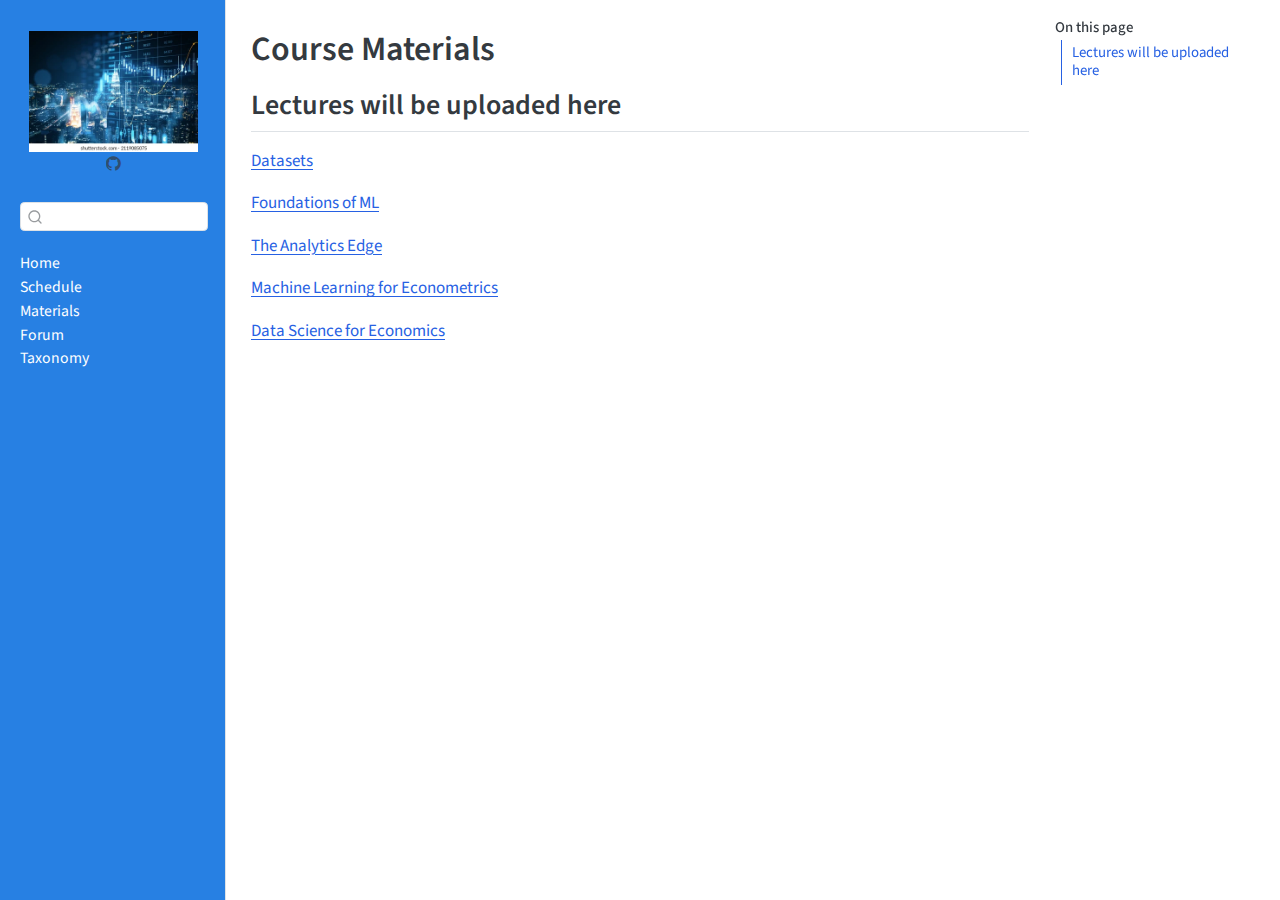
<file: materials.html>
<!DOCTYPE html>
<html xmlns="http://www.w3.org/1999/xhtml" lang="en" xml:lang="en"><head>

<meta charset="utf-8">
<meta name="generator" content="quarto-1.6.42">

<meta name="viewport" content="width=device-width, initial-scale=1.0, user-scalable=yes">


<title>Course Materials – Inferential Statistics</title>
<style>
code{white-space: pre-wrap;}
span.smallcaps{font-variant: small-caps;}
div.columns{display: flex; gap: min(4vw, 1.5em);}
div.column{flex: auto; overflow-x: auto;}
div.hanging-indent{margin-left: 1.5em; text-indent: -1.5em;}
ul.task-list{list-style: none;}
ul.task-list li input[type="checkbox"] {
  width: 0.8em;
  margin: 0 0.8em 0.2em -1em; /* quarto-specific, see https://github.com/quarto-dev/quarto-cli/issues/4556 */ 
  vertical-align: middle;
}
</style>


<script src="site_libs/quarto-nav/quarto-nav.js"></script>
<script src="site_libs/clipboard/clipboard.min.js"></script>
<script src="site_libs/quarto-search/autocomplete.umd.js"></script>
<script src="site_libs/quarto-search/fuse.min.js"></script>
<script src="site_libs/quarto-search/quarto-search.js"></script>
<meta name="quarto:offset" content="./">
<script src="site_libs/quarto-html/quarto.js"></script>
<script src="site_libs/quarto-html/popper.min.js"></script>
<script src="site_libs/quarto-html/tippy.umd.min.js"></script>
<script src="site_libs/quarto-html/anchor.min.js"></script>
<link href="site_libs/quarto-html/tippy.css" rel="stylesheet">
<link href="site_libs/quarto-html/quarto-syntax-highlighting-2f5df379a58b258e96c21c0638c20c03.css" rel="stylesheet" id="quarto-text-highlighting-styles">
<script src="site_libs/bootstrap/bootstrap.min.js"></script>
<link href="site_libs/bootstrap/bootstrap-icons.css" rel="stylesheet">
<link href="site_libs/bootstrap/bootstrap-5c2b0670d332f67eb8bce426a2fa5266.min.css" rel="stylesheet" append-hash="true" id="quarto-bootstrap" data-mode="light">
<script id="quarto-search-options" type="application/json">{
  "location": "sidebar",
  "copy-button": false,
  "collapse-after": 3,
  "panel-placement": "start",
  "type": "textbox",
  "limit": 50,
  "keyboard-shortcut": [
    "f",
    "/",
    "s"
  ],
  "show-item-context": false,
  "language": {
    "search-no-results-text": "No results",
    "search-matching-documents-text": "matching documents",
    "search-copy-link-title": "Copy link to search",
    "search-hide-matches-text": "Hide additional matches",
    "search-more-match-text": "more match in this document",
    "search-more-matches-text": "more matches in this document",
    "search-clear-button-title": "Clear",
    "search-text-placeholder": "",
    "search-detached-cancel-button-title": "Cancel",
    "search-submit-button-title": "Submit",
    "search-label": "Search"
  }
}</script>


</head>

<body class="nav-sidebar docked">

<div id="quarto-search-results"></div>
  <header id="quarto-header" class="headroom fixed-top">
  <nav class="quarto-secondary-nav">
    <div class="container-fluid d-flex">
      <button type="button" class="quarto-btn-toggle btn" data-bs-toggle="collapse" role="button" data-bs-target=".quarto-sidebar-collapse-item" aria-controls="quarto-sidebar" aria-expanded="false" aria-label="Toggle sidebar navigation" onclick="if (window.quartoToggleHeadroom) { window.quartoToggleHeadroom(); }">
        <i class="bi bi-layout-text-sidebar-reverse"></i>
      </button>
        <nav class="quarto-page-breadcrumbs" aria-label="breadcrumb"><ol class="breadcrumb"><li class="breadcrumb-item"><a href="./materials.html">Materials</a></li></ol></nav>
        <a class="flex-grow-1" role="navigation" data-bs-toggle="collapse" data-bs-target=".quarto-sidebar-collapse-item" aria-controls="quarto-sidebar" aria-expanded="false" aria-label="Toggle sidebar navigation" onclick="if (window.quartoToggleHeadroom) { window.quartoToggleHeadroom(); }">      
        </a>
      <button type="button" class="btn quarto-search-button" aria-label="Search" onclick="window.quartoOpenSearch();">
        <i class="bi bi-search"></i>
      </button>
    </div>
  </nav>
</header>
<!-- content -->
<div id="quarto-content" class="quarto-container page-columns page-rows-contents page-layout-article">
<!-- sidebar -->
  <nav id="quarto-sidebar" class="sidebar collapse collapse-horizontal quarto-sidebar-collapse-item sidebar-navigation docked overflow-auto">
    <div class="pt-lg-2 mt-2 text-center sidebar-header">
      <a href="./index.html" class="sidebar-logo-link">
      <img src="./images/ML.webp" alt="" class="sidebar-logo py-0 d-lg-inline d-none">
      </a>
      <div class="sidebar-tools-main">
    <a href="https://github.com/Zahedasghar" title="GitHub" class="quarto-navigation-tool px-1" aria-label="GitHub"><i class="bi bi-github"></i></a>
</div>
      </div>
        <div class="mt-2 flex-shrink-0 align-items-center">
        <div class="sidebar-search">
        <div id="quarto-search" class="" title="Search"></div>
        </div>
        </div>
    <div class="sidebar-menu-container"> 
    <ul class="list-unstyled mt-1">
        <li class="sidebar-item">
  <div class="sidebar-item-container"> 
  <a href="./index.html" class="sidebar-item-text sidebar-link">
 <span class="menu-text">Home</span></a>
  </div>
</li>
        <li class="sidebar-item">
  <div class="sidebar-item-container"> 
  <a href="./schedule.html" class="sidebar-item-text sidebar-link">
 <span class="menu-text">Schedule</span></a>
  </div>
</li>
        <li class="sidebar-item">
  <div class="sidebar-item-container"> 
  <a href="./materials.html" class="sidebar-item-text sidebar-link active">
 <span class="menu-text">Materials</span></a>
  </div>
</li>
        <li class="sidebar-item">
  <div class="sidebar-item-container"> 
  <a href="https://discord.com/channels/1209036560503279616/1209036560503279619" class="sidebar-item-text sidebar-link">
 <span class="menu-text">Forum</span></a>
  </div>
</li>
        <li class="sidebar-item">
  <div class="sidebar-item-container"> 
  <a href="./taxonomy.qmd" class="sidebar-item-text sidebar-link">
 <span class="menu-text">Taxonomy</span></a>
  </div>
</li>
    </ul>
    </div>
</nav>
<div id="quarto-sidebar-glass" class="quarto-sidebar-collapse-item" data-bs-toggle="collapse" data-bs-target=".quarto-sidebar-collapse-item"></div>
<!-- margin-sidebar -->
    <div id="quarto-margin-sidebar" class="sidebar margin-sidebar">
        <nav id="TOC" role="doc-toc" class="toc-active">
    <h2 id="toc-title">On this page</h2>
   
  <ul>
  <li><a href="#lectures-will-be-uploaded-here" id="toc-lectures-will-be-uploaded-here" class="nav-link active" data-scroll-target="#lectures-will-be-uploaded-here">Lectures will be uploaded here</a></li>
  </ul>
</nav>
    </div>
<!-- main -->
<main class="content" id="quarto-document-content">

<header id="title-block-header" class="quarto-title-block default">
<div class="quarto-title">
<h1 class="title">Course Materials</h1>
</div>



<div class="quarto-title-meta">

    
  
    
  </div>
  


</header>


<section id="lectures-will-be-uploaded-here" class="level2">
<h2 class="anchored" data-anchor-id="lectures-will-be-uploaded-here">Lectures will be uploaded here</h2>
<p><a href="https://trevorhastie.github.io/ISLR/data.html">Datasets</a></p>
<p><a href="https://maxkasy.github.io/home/ML_Oxford_2024/">Foundations of ML</a></p>
<p><a href="https://ocw.mit.edu/courses/15-071-the-analytics-edge-spring-2017/pages/trees/">The Analytics Edge</a></p>
<p><a href="https://www.bankofcanada.ca/2023/10/staff-analytical-note-2023-16/">Machine Learning for Econometrics</a></p>
<p><a href="https://psantanna.com/Econ520">Data Science for Economics</a></p>


</section>

</main> <!-- /main -->
<script id="quarto-html-after-body" type="application/javascript">
window.document.addEventListener("DOMContentLoaded", function (event) {
  const toggleBodyColorMode = (bsSheetEl) => {
    const mode = bsSheetEl.getAttribute("data-mode");
    const bodyEl = window.document.querySelector("body");
    if (mode === "dark") {
      bodyEl.classList.add("quarto-dark");
      bodyEl.classList.remove("quarto-light");
    } else {
      bodyEl.classList.add("quarto-light");
      bodyEl.classList.remove("quarto-dark");
    }
  }
  const toggleBodyColorPrimary = () => {
    const bsSheetEl = window.document.querySelector("link#quarto-bootstrap");
    if (bsSheetEl) {
      toggleBodyColorMode(bsSheetEl);
    }
  }
  toggleBodyColorPrimary();  
  const icon = "";
  const anchorJS = new window.AnchorJS();
  anchorJS.options = {
    placement: 'right',
    icon: icon
  };
  anchorJS.add('.anchored');
  const isCodeAnnotation = (el) => {
    for (const clz of el.classList) {
      if (clz.startsWith('code-annotation-')) {                     
        return true;
      }
    }
    return false;
  }
  const onCopySuccess = function(e) {
    // button target
    const button = e.trigger;
    // don't keep focus
    button.blur();
    // flash "checked"
    button.classList.add('code-copy-button-checked');
    var currentTitle = button.getAttribute("title");
    button.setAttribute("title", "Copied!");
    let tooltip;
    if (window.bootstrap) {
      button.setAttribute("data-bs-toggle", "tooltip");
      button.setAttribute("data-bs-placement", "left");
      button.setAttribute("data-bs-title", "Copied!");
      tooltip = new bootstrap.Tooltip(button, 
        { trigger: "manual", 
          customClass: "code-copy-button-tooltip",
          offset: [0, -8]});
      tooltip.show();    
    }
    setTimeout(function() {
      if (tooltip) {
        tooltip.hide();
        button.removeAttribute("data-bs-title");
        button.removeAttribute("data-bs-toggle");
        button.removeAttribute("data-bs-placement");
      }
      button.setAttribute("title", currentTitle);
      button.classList.remove('code-copy-button-checked');
    }, 1000);
    // clear code selection
    e.clearSelection();
  }
  const getTextToCopy = function(trigger) {
      const codeEl = trigger.previousElementSibling.cloneNode(true);
      for (const childEl of codeEl.children) {
        if (isCodeAnnotation(childEl)) {
          childEl.remove();
        }
      }
      return codeEl.innerText;
  }
  const clipboard = new window.ClipboardJS('.code-copy-button:not([data-in-quarto-modal])', {
    text: getTextToCopy
  });
  clipboard.on('success', onCopySuccess);
  if (window.document.getElementById('quarto-embedded-source-code-modal')) {
    const clipboardModal = new window.ClipboardJS('.code-copy-button[data-in-quarto-modal]', {
      text: getTextToCopy,
      container: window.document.getElementById('quarto-embedded-source-code-modal')
    });
    clipboardModal.on('success', onCopySuccess);
  }
    var localhostRegex = new RegExp(/^(?:http|https):\/\/localhost\:?[0-9]*\//);
    var mailtoRegex = new RegExp(/^mailto:/);
      var filterRegex = new RegExp("https:\/\/Zahedasghar\.github\.io\/infstat24\/");
    var isInternal = (href) => {
        return filterRegex.test(href) || localhostRegex.test(href) || mailtoRegex.test(href);
    }
    // Inspect non-navigation links and adorn them if external
 	var links = window.document.querySelectorAll('a[href]:not(.nav-link):not(.navbar-brand):not(.toc-action):not(.sidebar-link):not(.sidebar-item-toggle):not(.pagination-link):not(.no-external):not([aria-hidden]):not(.dropdown-item):not(.quarto-navigation-tool):not(.about-link)');
    for (var i=0; i<links.length; i++) {
      const link = links[i];
      if (!isInternal(link.href)) {
        // undo the damage that might have been done by quarto-nav.js in the case of
        // links that we want to consider external
        if (link.dataset.originalHref !== undefined) {
          link.href = link.dataset.originalHref;
        }
      }
    }
  function tippyHover(el, contentFn, onTriggerFn, onUntriggerFn) {
    const config = {
      allowHTML: true,
      maxWidth: 500,
      delay: 100,
      arrow: false,
      appendTo: function(el) {
          return el.parentElement;
      },
      interactive: true,
      interactiveBorder: 10,
      theme: 'quarto',
      placement: 'bottom-start',
    };
    if (contentFn) {
      config.content = contentFn;
    }
    if (onTriggerFn) {
      config.onTrigger = onTriggerFn;
    }
    if (onUntriggerFn) {
      config.onUntrigger = onUntriggerFn;
    }
    window.tippy(el, config); 
  }
  const noterefs = window.document.querySelectorAll('a[role="doc-noteref"]');
  for (var i=0; i<noterefs.length; i++) {
    const ref = noterefs[i];
    tippyHover(ref, function() {
      // use id or data attribute instead here
      let href = ref.getAttribute('data-footnote-href') || ref.getAttribute('href');
      try { href = new URL(href).hash; } catch {}
      const id = href.replace(/^#\/?/, "");
      const note = window.document.getElementById(id);
      if (note) {
        return note.innerHTML;
      } else {
        return "";
      }
    });
  }
  const xrefs = window.document.querySelectorAll('a.quarto-xref');
  const processXRef = (id, note) => {
    // Strip column container classes
    const stripColumnClz = (el) => {
      el.classList.remove("page-full", "page-columns");
      if (el.children) {
        for (const child of el.children) {
          stripColumnClz(child);
        }
      }
    }
    stripColumnClz(note)
    if (id === null || id.startsWith('sec-')) {
      // Special case sections, only their first couple elements
      const container = document.createElement("div");
      if (note.children && note.children.length > 2) {
        container.appendChild(note.children[0].cloneNode(true));
        for (let i = 1; i < note.children.length; i++) {
          const child = note.children[i];
          if (child.tagName === "P" && child.innerText === "") {
            continue;
          } else {
            container.appendChild(child.cloneNode(true));
            break;
          }
        }
        if (window.Quarto?.typesetMath) {
          window.Quarto.typesetMath(container);
        }
        return container.innerHTML
      } else {
        if (window.Quarto?.typesetMath) {
          window.Quarto.typesetMath(note);
        }
        return note.innerHTML;
      }
    } else {
      // Remove any anchor links if they are present
      const anchorLink = note.querySelector('a.anchorjs-link');
      if (anchorLink) {
        anchorLink.remove();
      }
      if (window.Quarto?.typesetMath) {
        window.Quarto.typesetMath(note);
      }
      if (note.classList.contains("callout")) {
        return note.outerHTML;
      } else {
        return note.innerHTML;
      }
    }
  }
  for (var i=0; i<xrefs.length; i++) {
    const xref = xrefs[i];
    tippyHover(xref, undefined, function(instance) {
      instance.disable();
      let url = xref.getAttribute('href');
      let hash = undefined; 
      if (url.startsWith('#')) {
        hash = url;
      } else {
        try { hash = new URL(url).hash; } catch {}
      }
      if (hash) {
        const id = hash.replace(/^#\/?/, "");
        const note = window.document.getElementById(id);
        if (note !== null) {
          try {
            const html = processXRef(id, note.cloneNode(true));
            instance.setContent(html);
          } finally {
            instance.enable();
            instance.show();
          }
        } else {
          // See if we can fetch this
          fetch(url.split('#')[0])
          .then(res => res.text())
          .then(html => {
            const parser = new DOMParser();
            const htmlDoc = parser.parseFromString(html, "text/html");
            const note = htmlDoc.getElementById(id);
            if (note !== null) {
              const html = processXRef(id, note);
              instance.setContent(html);
            } 
          }).finally(() => {
            instance.enable();
            instance.show();
          });
        }
      } else {
        // See if we can fetch a full url (with no hash to target)
        // This is a special case and we should probably do some content thinning / targeting
        fetch(url)
        .then(res => res.text())
        .then(html => {
          const parser = new DOMParser();
          const htmlDoc = parser.parseFromString(html, "text/html");
          const note = htmlDoc.querySelector('main.content');
          if (note !== null) {
            // This should only happen for chapter cross references
            // (since there is no id in the URL)
            // remove the first header
            if (note.children.length > 0 && note.children[0].tagName === "HEADER") {
              note.children[0].remove();
            }
            const html = processXRef(null, note);
            instance.setContent(html);
          } 
        }).finally(() => {
          instance.enable();
          instance.show();
        });
      }
    }, function(instance) {
    });
  }
      let selectedAnnoteEl;
      const selectorForAnnotation = ( cell, annotation) => {
        let cellAttr = 'data-code-cell="' + cell + '"';
        let lineAttr = 'data-code-annotation="' +  annotation + '"';
        const selector = 'span[' + cellAttr + '][' + lineAttr + ']';
        return selector;
      }
      const selectCodeLines = (annoteEl) => {
        const doc = window.document;
        const targetCell = annoteEl.getAttribute("data-target-cell");
        const targetAnnotation = annoteEl.getAttribute("data-target-annotation");
        const annoteSpan = window.document.querySelector(selectorForAnnotation(targetCell, targetAnnotation));
        const lines = annoteSpan.getAttribute("data-code-lines").split(",");
        const lineIds = lines.map((line) => {
          return targetCell + "-" + line;
        })
        let top = null;
        let height = null;
        let parent = null;
        if (lineIds.length > 0) {
            //compute the position of the single el (top and bottom and make a div)
            const el = window.document.getElementById(lineIds[0]);
            top = el.offsetTop;
            height = el.offsetHeight;
            parent = el.parentElement.parentElement;
          if (lineIds.length > 1) {
            const lastEl = window.document.getElementById(lineIds[lineIds.length - 1]);
            const bottom = lastEl.offsetTop + lastEl.offsetHeight;
            height = bottom - top;
          }
          if (top !== null && height !== null && parent !== null) {
            // cook up a div (if necessary) and position it 
            let div = window.document.getElementById("code-annotation-line-highlight");
            if (div === null) {
              div = window.document.createElement("div");
              div.setAttribute("id", "code-annotation-line-highlight");
              div.style.position = 'absolute';
              parent.appendChild(div);
            }
            div.style.top = top - 2 + "px";
            div.style.height = height + 4 + "px";
            div.style.left = 0;
            let gutterDiv = window.document.getElementById("code-annotation-line-highlight-gutter");
            if (gutterDiv === null) {
              gutterDiv = window.document.createElement("div");
              gutterDiv.setAttribute("id", "code-annotation-line-highlight-gutter");
              gutterDiv.style.position = 'absolute';
              const codeCell = window.document.getElementById(targetCell);
              const gutter = codeCell.querySelector('.code-annotation-gutter');
              gutter.appendChild(gutterDiv);
            }
            gutterDiv.style.top = top - 2 + "px";
            gutterDiv.style.height = height + 4 + "px";
          }
          selectedAnnoteEl = annoteEl;
        }
      };
      const unselectCodeLines = () => {
        const elementsIds = ["code-annotation-line-highlight", "code-annotation-line-highlight-gutter"];
        elementsIds.forEach((elId) => {
          const div = window.document.getElementById(elId);
          if (div) {
            div.remove();
          }
        });
        selectedAnnoteEl = undefined;
      };
        // Handle positioning of the toggle
    window.addEventListener(
      "resize",
      throttle(() => {
        elRect = undefined;
        if (selectedAnnoteEl) {
          selectCodeLines(selectedAnnoteEl);
        }
      }, 10)
    );
    function throttle(fn, ms) {
    let throttle = false;
    let timer;
      return (...args) => {
        if(!throttle) { // first call gets through
            fn.apply(this, args);
            throttle = true;
        } else { // all the others get throttled
            if(timer) clearTimeout(timer); // cancel #2
            timer = setTimeout(() => {
              fn.apply(this, args);
              timer = throttle = false;
            }, ms);
        }
      };
    }
      // Attach click handler to the DT
      const annoteDls = window.document.querySelectorAll('dt[data-target-cell]');
      for (const annoteDlNode of annoteDls) {
        annoteDlNode.addEventListener('click', (event) => {
          const clickedEl = event.target;
          if (clickedEl !== selectedAnnoteEl) {
            unselectCodeLines();
            const activeEl = window.document.querySelector('dt[data-target-cell].code-annotation-active');
            if (activeEl) {
              activeEl.classList.remove('code-annotation-active');
            }
            selectCodeLines(clickedEl);
            clickedEl.classList.add('code-annotation-active');
          } else {
            // Unselect the line
            unselectCodeLines();
            clickedEl.classList.remove('code-annotation-active');
          }
        });
      }
  const findCites = (el) => {
    const parentEl = el.parentElement;
    if (parentEl) {
      const cites = parentEl.dataset.cites;
      if (cites) {
        return {
          el,
          cites: cites.split(' ')
        };
      } else {
        return findCites(el.parentElement)
      }
    } else {
      return undefined;
    }
  };
  var bibliorefs = window.document.querySelectorAll('a[role="doc-biblioref"]');
  for (var i=0; i<bibliorefs.length; i++) {
    const ref = bibliorefs[i];
    const citeInfo = findCites(ref);
    if (citeInfo) {
      tippyHover(citeInfo.el, function() {
        var popup = window.document.createElement('div');
        citeInfo.cites.forEach(function(cite) {
          var citeDiv = window.document.createElement('div');
          citeDiv.classList.add('hanging-indent');
          citeDiv.classList.add('csl-entry');
          var biblioDiv = window.document.getElementById('ref-' + cite);
          if (biblioDiv) {
            citeDiv.innerHTML = biblioDiv.innerHTML;
          }
          popup.appendChild(citeDiv);
        });
        return popup.innerHTML;
      });
    }
  }
});
</script>
</div> <!-- /content -->




</body></html>
</file>
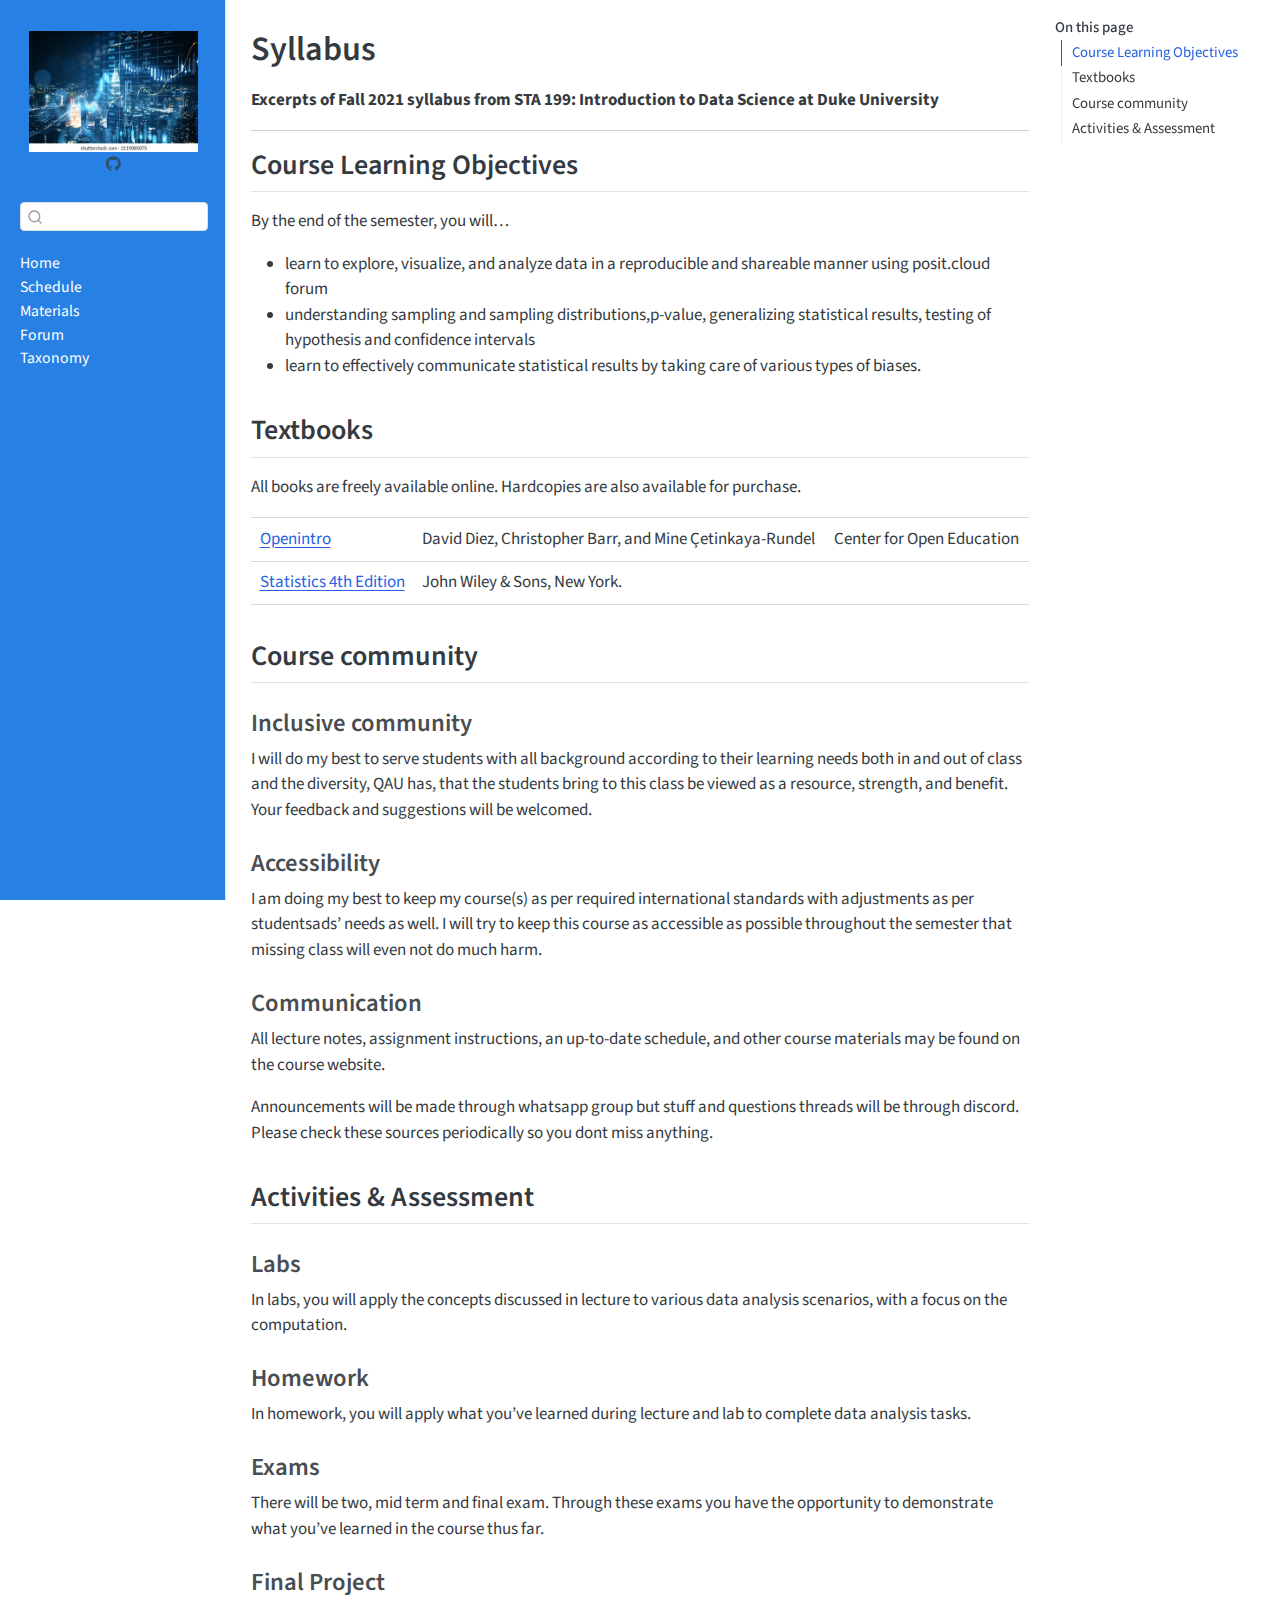
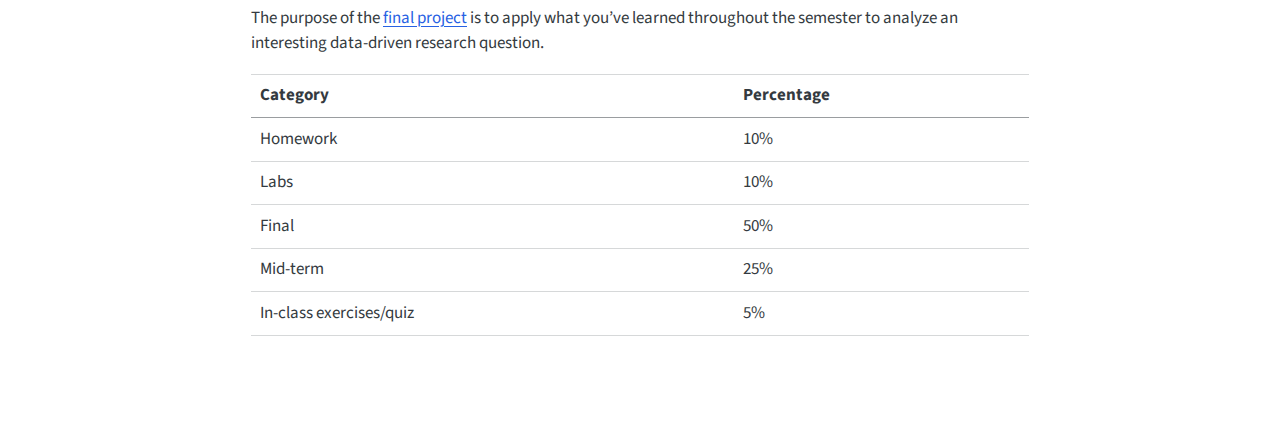
<file: syllabus.html>
<!DOCTYPE html>
<html xmlns="http://www.w3.org/1999/xhtml" lang="en" xml:lang="en"><head>

<meta charset="utf-8">
<meta name="generator" content="quarto-1.6.42">

<meta name="viewport" content="width=device-width, initial-scale=1.0, user-scalable=yes">


<title>Syllabus – Inferential Statistics</title>
<style>
code{white-space: pre-wrap;}
span.smallcaps{font-variant: small-caps;}
div.columns{display: flex; gap: min(4vw, 1.5em);}
div.column{flex: auto; overflow-x: auto;}
div.hanging-indent{margin-left: 1.5em; text-indent: -1.5em;}
ul.task-list{list-style: none;}
ul.task-list li input[type="checkbox"] {
  width: 0.8em;
  margin: 0 0.8em 0.2em -1em; /* quarto-specific, see https://github.com/quarto-dev/quarto-cli/issues/4556 */ 
  vertical-align: middle;
}
</style>


<script src="site_libs/quarto-nav/quarto-nav.js"></script>
<script src="site_libs/clipboard/clipboard.min.js"></script>
<script src="site_libs/quarto-search/autocomplete.umd.js"></script>
<script src="site_libs/quarto-search/fuse.min.js"></script>
<script src="site_libs/quarto-search/quarto-search.js"></script>
<meta name="quarto:offset" content="./">
<script src="site_libs/quarto-html/quarto.js"></script>
<script src="site_libs/quarto-html/popper.min.js"></script>
<script src="site_libs/quarto-html/tippy.umd.min.js"></script>
<script src="site_libs/quarto-html/anchor.min.js"></script>
<link href="site_libs/quarto-html/tippy.css" rel="stylesheet">
<link href="site_libs/quarto-html/quarto-syntax-highlighting-2f5df379a58b258e96c21c0638c20c03.css" rel="stylesheet" id="quarto-text-highlighting-styles">
<script src="site_libs/bootstrap/bootstrap.min.js"></script>
<link href="site_libs/bootstrap/bootstrap-icons.css" rel="stylesheet">
<link href="site_libs/bootstrap/bootstrap-5c2b0670d332f67eb8bce426a2fa5266.min.css" rel="stylesheet" append-hash="true" id="quarto-bootstrap" data-mode="light">
<script id="quarto-search-options" type="application/json">{
  "location": "sidebar",
  "copy-button": false,
  "collapse-after": 3,
  "panel-placement": "start",
  "type": "textbox",
  "limit": 50,
  "keyboard-shortcut": [
    "f",
    "/",
    "s"
  ],
  "show-item-context": false,
  "language": {
    "search-no-results-text": "No results",
    "search-matching-documents-text": "matching documents",
    "search-copy-link-title": "Copy link to search",
    "search-hide-matches-text": "Hide additional matches",
    "search-more-match-text": "more match in this document",
    "search-more-matches-text": "more matches in this document",
    "search-clear-button-title": "Clear",
    "search-text-placeholder": "",
    "search-detached-cancel-button-title": "Cancel",
    "search-submit-button-title": "Submit",
    "search-label": "Search"
  }
}</script>


</head>

<body class="nav-sidebar docked">

<div id="quarto-search-results"></div>
  <header id="quarto-header" class="headroom fixed-top">
  <nav class="quarto-secondary-nav">
    <div class="container-fluid d-flex">
      <button type="button" class="quarto-btn-toggle btn" data-bs-toggle="collapse" role="button" data-bs-target=".quarto-sidebar-collapse-item" aria-controls="quarto-sidebar" aria-expanded="false" aria-label="Toggle sidebar navigation" onclick="if (window.quartoToggleHeadroom) { window.quartoToggleHeadroom(); }">
        <i class="bi bi-layout-text-sidebar-reverse"></i>
      </button>
        <nav class="quarto-page-breadcrumbs" aria-label="breadcrumb"><ol class="breadcrumb"><li class="breadcrumb-item">Syllabus</li></ol></nav>
        <a class="flex-grow-1" role="navigation" data-bs-toggle="collapse" data-bs-target=".quarto-sidebar-collapse-item" aria-controls="quarto-sidebar" aria-expanded="false" aria-label="Toggle sidebar navigation" onclick="if (window.quartoToggleHeadroom) { window.quartoToggleHeadroom(); }">      
        </a>
      <button type="button" class="btn quarto-search-button" aria-label="Search" onclick="window.quartoOpenSearch();">
        <i class="bi bi-search"></i>
      </button>
    </div>
  </nav>
</header>
<!-- content -->
<div id="quarto-content" class="quarto-container page-columns page-rows-contents page-layout-article">
<!-- sidebar -->
  <nav id="quarto-sidebar" class="sidebar collapse collapse-horizontal quarto-sidebar-collapse-item sidebar-navigation docked overflow-auto">
    <div class="pt-lg-2 mt-2 text-center sidebar-header">
      <a href="./index.html" class="sidebar-logo-link">
      <img src="./images/ML.webp" alt="" class="sidebar-logo py-0 d-lg-inline d-none">
      </a>
      <div class="sidebar-tools-main">
    <a href="https://github.com/Zahedasghar" title="GitHub" class="quarto-navigation-tool px-1" aria-label="GitHub"><i class="bi bi-github"></i></a>
</div>
      </div>
        <div class="mt-2 flex-shrink-0 align-items-center">
        <div class="sidebar-search">
        <div id="quarto-search" class="" title="Search"></div>
        </div>
        </div>
    <div class="sidebar-menu-container"> 
    <ul class="list-unstyled mt-1">
        <li class="sidebar-item">
  <div class="sidebar-item-container"> 
  <a href="./index.html" class="sidebar-item-text sidebar-link">
 <span class="menu-text">Home</span></a>
  </div>
</li>
        <li class="sidebar-item">
  <div class="sidebar-item-container"> 
  <a href="./schedule.html" class="sidebar-item-text sidebar-link">
 <span class="menu-text">Schedule</span></a>
  </div>
</li>
        <li class="sidebar-item">
  <div class="sidebar-item-container"> 
  <a href="./materials.html" class="sidebar-item-text sidebar-link">
 <span class="menu-text">Materials</span></a>
  </div>
</li>
        <li class="sidebar-item">
  <div class="sidebar-item-container"> 
  <a href="https://discord.com/channels/1209036560503279616/1209036560503279619" class="sidebar-item-text sidebar-link">
 <span class="menu-text">Forum</span></a>
  </div>
</li>
        <li class="sidebar-item">
  <div class="sidebar-item-container"> 
  <a href="./taxonomy.qmd" class="sidebar-item-text sidebar-link">
 <span class="menu-text">Taxonomy</span></a>
  </div>
</li>
    </ul>
    </div>
</nav>
<div id="quarto-sidebar-glass" class="quarto-sidebar-collapse-item" data-bs-toggle="collapse" data-bs-target=".quarto-sidebar-collapse-item"></div>
<!-- margin-sidebar -->
    <div id="quarto-margin-sidebar" class="sidebar margin-sidebar">
        <nav id="TOC" role="doc-toc" class="toc-active">
    <h2 id="toc-title">On this page</h2>
   
  <ul>
  <li><a href="#course-learning-objectives" id="toc-course-learning-objectives" class="nav-link active" data-scroll-target="#course-learning-objectives">Course Learning Objectives</a></li>
  <li><a href="#textbooks" id="toc-textbooks" class="nav-link" data-scroll-target="#textbooks">Textbooks</a></li>
  <li><a href="#course-community" id="toc-course-community" class="nav-link" data-scroll-target="#course-community">Course community</a>
  <ul class="collapse">
  <li><a href="#inclusive-community" id="toc-inclusive-community" class="nav-link" data-scroll-target="#inclusive-community">Inclusive community</a></li>
  <li><a href="#accessibility" id="toc-accessibility" class="nav-link" data-scroll-target="#accessibility">Accessibility</a></li>
  <li><a href="#communication" id="toc-communication" class="nav-link" data-scroll-target="#communication">Communication</a></li>
  </ul></li>
  <li><a href="#activities-assessment" id="toc-activities-assessment" class="nav-link" data-scroll-target="#activities-assessment">Activities &amp; Assessment</a>
  <ul class="collapse">
  <li><a href="#labs" id="toc-labs" class="nav-link" data-scroll-target="#labs">Labs</a></li>
  <li><a href="#homework" id="toc-homework" class="nav-link" data-scroll-target="#homework">Homework</a></li>
  <li><a href="#exams" id="toc-exams" class="nav-link" data-scroll-target="#exams">Exams</a></li>
  <li><a href="#final-project" id="toc-final-project" class="nav-link" data-scroll-target="#final-project">Final Project</a></li>
  </ul></li>
  </ul>
</nav>
    </div>
<!-- main -->
<main class="content" id="quarto-document-content">

<header id="title-block-header" class="quarto-title-block default">
<div class="quarto-title">
<h1 class="title">Syllabus</h1>
</div>



<div class="quarto-title-meta">

    
  
    
  </div>
  


</header>


<p><strong>Excerpts of Fall 2021 syllabus from STA 199: Introduction to Data Science at Duke University</strong></p>
<hr>
<section id="course-learning-objectives" class="level2">
<h2 class="anchored" data-anchor-id="course-learning-objectives">Course Learning Objectives</h2>
<p>By the end of the semester, you will…</p>
<ul>
<li>learn to explore, visualize, and analyze data in a reproducible and shareable manner using posit.cloud forum</li>
<li>understanding sampling and sampling distributions,p-value, generalizing statistical results, testing of hypothesis and confidence intervals</li>
<li>learn to effectively communicate statistical results by taking care of various types of biases.</li>
</ul>
</section>
<section id="textbooks" class="level2">
<h2 class="anchored" data-anchor-id="textbooks">Textbooks</h2>
<p>All books are freely available online. Hardcopies are also available for purchase.</p>
<table class="caption-top table">
<tbody>
<tr class="odd">
<td><a href="https://www.openintro.org/book/os/">Openintro</a></td>
<td>David Diez, Christopher Barr, and Mine Çetinkaya-Rundel</td>
<td>Center for Open Education</td>
</tr>
<tr class="even">
<td><a href="https://wwnorton.com/books/Statistics/">Statistics 4th Edition</a></td>
<td>John Wiley &amp; Sons, New York.</td>
<td></td>
</tr>
</tbody>
</table>
</section>
<section id="course-community" class="level2">
<h2 class="anchored" data-anchor-id="course-community">Course community</h2>
<section id="inclusive-community" class="level3">
<h3 class="anchored" data-anchor-id="inclusive-community">Inclusive community</h3>
<p>I will do my best to serve students with all background according to their learning needs both in and out of class and the diversity, QAU has, that the students bring to this class be viewed as a resource, strength, and benefit. Your feedback and suggestions will be welcomed.</p>
</section>
<section id="accessibility" class="level3">
<h3 class="anchored" data-anchor-id="accessibility">Accessibility</h3>
<p>I am doing my best to keep my course(s) as per required international standards with adjustments as per studentsads’ needs as well. I will try to keep this course as accessible as possible throughout the semester that missing class will even not do much harm.</p>
</section>
<section id="communication" class="level3">
<h3 class="anchored" data-anchor-id="communication">Communication</h3>
<p>All lecture notes, assignment instructions, an up-to-date schedule, and other course materials may be found on the course website.</p>
<p>Announcements will be made through whatsapp group but stuff and questions threads will be through discord. Please check these sources periodically so you dont miss anything.</p>
</section>
</section>
<section id="activities-assessment" class="level2">
<h2 class="anchored" data-anchor-id="activities-assessment">Activities &amp; Assessment</h2>
<section id="labs" class="level3">
<h3 class="anchored" data-anchor-id="labs">Labs</h3>
<p>In labs, you will apply the concepts discussed in lecture to various data analysis scenarios, with a focus on the computation.</p>
</section>
<section id="homework" class="level3">
<h3 class="anchored" data-anchor-id="homework">Homework</h3>
<p>In homework, you will apply what you’ve learned during lecture and lab to complete data analysis tasks.</p>
</section>
<section id="exams" class="level3">
<h3 class="anchored" data-anchor-id="exams">Exams</h3>
<p>There will be two, mid term and final exam. Through these exams you have the opportunity to demonstrate what you’ve learned in the course thus far.</p>
</section>
<section id="final-project" class="level3">
<h3 class="anchored" data-anchor-id="final-project">Final Project</h3>
<p>The purpose of the <a href="./project/">final project</a> is to apply what you’ve learned throughout the semester to analyze an interesting data-driven research question.</p>
<table class="caption-top table">
<thead>
<tr class="header">
<th>Category</th>
<th>Percentage</th>
</tr>
</thead>
<tbody>
<tr class="odd">
<td>Homework</td>
<td>10%</td>
</tr>
<tr class="even">
<td>Labs</td>
<td>10%</td>
</tr>
<tr class="odd">
<td>Final</td>
<td>50%</td>
</tr>
<tr class="even">
<td>Mid-term</td>
<td>25%</td>
</tr>
<tr class="odd">
<td>In-class exercises/quiz</td>
<td>5%</td>
</tr>
</tbody>
</table>


</section>
</section>

</main> <!-- /main -->
<script id="quarto-html-after-body" type="application/javascript">
window.document.addEventListener("DOMContentLoaded", function (event) {
  const toggleBodyColorMode = (bsSheetEl) => {
    const mode = bsSheetEl.getAttribute("data-mode");
    const bodyEl = window.document.querySelector("body");
    if (mode === "dark") {
      bodyEl.classList.add("quarto-dark");
      bodyEl.classList.remove("quarto-light");
    } else {
      bodyEl.classList.add("quarto-light");
      bodyEl.classList.remove("quarto-dark");
    }
  }
  const toggleBodyColorPrimary = () => {
    const bsSheetEl = window.document.querySelector("link#quarto-bootstrap");
    if (bsSheetEl) {
      toggleBodyColorMode(bsSheetEl);
    }
  }
  toggleBodyColorPrimary();  
  const icon = "";
  const anchorJS = new window.AnchorJS();
  anchorJS.options = {
    placement: 'right',
    icon: icon
  };
  anchorJS.add('.anchored');
  const isCodeAnnotation = (el) => {
    for (const clz of el.classList) {
      if (clz.startsWith('code-annotation-')) {                     
        return true;
      }
    }
    return false;
  }
  const onCopySuccess = function(e) {
    // button target
    const button = e.trigger;
    // don't keep focus
    button.blur();
    // flash "checked"
    button.classList.add('code-copy-button-checked');
    var currentTitle = button.getAttribute("title");
    button.setAttribute("title", "Copied!");
    let tooltip;
    if (window.bootstrap) {
      button.setAttribute("data-bs-toggle", "tooltip");
      button.setAttribute("data-bs-placement", "left");
      button.setAttribute("data-bs-title", "Copied!");
      tooltip = new bootstrap.Tooltip(button, 
        { trigger: "manual", 
          customClass: "code-copy-button-tooltip",
          offset: [0, -8]});
      tooltip.show();    
    }
    setTimeout(function() {
      if (tooltip) {
        tooltip.hide();
        button.removeAttribute("data-bs-title");
        button.removeAttribute("data-bs-toggle");
        button.removeAttribute("data-bs-placement");
      }
      button.setAttribute("title", currentTitle);
      button.classList.remove('code-copy-button-checked');
    }, 1000);
    // clear code selection
    e.clearSelection();
  }
  const getTextToCopy = function(trigger) {
      const codeEl = trigger.previousElementSibling.cloneNode(true);
      for (const childEl of codeEl.children) {
        if (isCodeAnnotation(childEl)) {
          childEl.remove();
        }
      }
      return codeEl.innerText;
  }
  const clipboard = new window.ClipboardJS('.code-copy-button:not([data-in-quarto-modal])', {
    text: getTextToCopy
  });
  clipboard.on('success', onCopySuccess);
  if (window.document.getElementById('quarto-embedded-source-code-modal')) {
    const clipboardModal = new window.ClipboardJS('.code-copy-button[data-in-quarto-modal]', {
      text: getTextToCopy,
      container: window.document.getElementById('quarto-embedded-source-code-modal')
    });
    clipboardModal.on('success', onCopySuccess);
  }
    var localhostRegex = new RegExp(/^(?:http|https):\/\/localhost\:?[0-9]*\//);
    var mailtoRegex = new RegExp(/^mailto:/);
      var filterRegex = new RegExp("https:\/\/Zahedasghar\.github\.io\/infstat24\/");
    var isInternal = (href) => {
        return filterRegex.test(href) || localhostRegex.test(href) || mailtoRegex.test(href);
    }
    // Inspect non-navigation links and adorn them if external
 	var links = window.document.querySelectorAll('a[href]:not(.nav-link):not(.navbar-brand):not(.toc-action):not(.sidebar-link):not(.sidebar-item-toggle):not(.pagination-link):not(.no-external):not([aria-hidden]):not(.dropdown-item):not(.quarto-navigation-tool):not(.about-link)');
    for (var i=0; i<links.length; i++) {
      const link = links[i];
      if (!isInternal(link.href)) {
        // undo the damage that might have been done by quarto-nav.js in the case of
        // links that we want to consider external
        if (link.dataset.originalHref !== undefined) {
          link.href = link.dataset.originalHref;
        }
      }
    }
  function tippyHover(el, contentFn, onTriggerFn, onUntriggerFn) {
    const config = {
      allowHTML: true,
      maxWidth: 500,
      delay: 100,
      arrow: false,
      appendTo: function(el) {
          return el.parentElement;
      },
      interactive: true,
      interactiveBorder: 10,
      theme: 'quarto',
      placement: 'bottom-start',
    };
    if (contentFn) {
      config.content = contentFn;
    }
    if (onTriggerFn) {
      config.onTrigger = onTriggerFn;
    }
    if (onUntriggerFn) {
      config.onUntrigger = onUntriggerFn;
    }
    window.tippy(el, config); 
  }
  const noterefs = window.document.querySelectorAll('a[role="doc-noteref"]');
  for (var i=0; i<noterefs.length; i++) {
    const ref = noterefs[i];
    tippyHover(ref, function() {
      // use id or data attribute instead here
      let href = ref.getAttribute('data-footnote-href') || ref.getAttribute('href');
      try { href = new URL(href).hash; } catch {}
      const id = href.replace(/^#\/?/, "");
      const note = window.document.getElementById(id);
      if (note) {
        return note.innerHTML;
      } else {
        return "";
      }
    });
  }
  const xrefs = window.document.querySelectorAll('a.quarto-xref');
  const processXRef = (id, note) => {
    // Strip column container classes
    const stripColumnClz = (el) => {
      el.classList.remove("page-full", "page-columns");
      if (el.children) {
        for (const child of el.children) {
          stripColumnClz(child);
        }
      }
    }
    stripColumnClz(note)
    if (id === null || id.startsWith('sec-')) {
      // Special case sections, only their first couple elements
      const container = document.createElement("div");
      if (note.children && note.children.length > 2) {
        container.appendChild(note.children[0].cloneNode(true));
        for (let i = 1; i < note.children.length; i++) {
          const child = note.children[i];
          if (child.tagName === "P" && child.innerText === "") {
            continue;
          } else {
            container.appendChild(child.cloneNode(true));
            break;
          }
        }
        if (window.Quarto?.typesetMath) {
          window.Quarto.typesetMath(container);
        }
        return container.innerHTML
      } else {
        if (window.Quarto?.typesetMath) {
          window.Quarto.typesetMath(note);
        }
        return note.innerHTML;
      }
    } else {
      // Remove any anchor links if they are present
      const anchorLink = note.querySelector('a.anchorjs-link');
      if (anchorLink) {
        anchorLink.remove();
      }
      if (window.Quarto?.typesetMath) {
        window.Quarto.typesetMath(note);
      }
      if (note.classList.contains("callout")) {
        return note.outerHTML;
      } else {
        return note.innerHTML;
      }
    }
  }
  for (var i=0; i<xrefs.length; i++) {
    const xref = xrefs[i];
    tippyHover(xref, undefined, function(instance) {
      instance.disable();
      let url = xref.getAttribute('href');
      let hash = undefined; 
      if (url.startsWith('#')) {
        hash = url;
      } else {
        try { hash = new URL(url).hash; } catch {}
      }
      if (hash) {
        const id = hash.replace(/^#\/?/, "");
        const note = window.document.getElementById(id);
        if (note !== null) {
          try {
            const html = processXRef(id, note.cloneNode(true));
            instance.setContent(html);
          } finally {
            instance.enable();
            instance.show();
          }
        } else {
          // See if we can fetch this
          fetch(url.split('#')[0])
          .then(res => res.text())
          .then(html => {
            const parser = new DOMParser();
            const htmlDoc = parser.parseFromString(html, "text/html");
            const note = htmlDoc.getElementById(id);
            if (note !== null) {
              const html = processXRef(id, note);
              instance.setContent(html);
            } 
          }).finally(() => {
            instance.enable();
            instance.show();
          });
        }
      } else {
        // See if we can fetch a full url (with no hash to target)
        // This is a special case and we should probably do some content thinning / targeting
        fetch(url)
        .then(res => res.text())
        .then(html => {
          const parser = new DOMParser();
          const htmlDoc = parser.parseFromString(html, "text/html");
          const note = htmlDoc.querySelector('main.content');
          if (note !== null) {
            // This should only happen for chapter cross references
            // (since there is no id in the URL)
            // remove the first header
            if (note.children.length > 0 && note.children[0].tagName === "HEADER") {
              note.children[0].remove();
            }
            const html = processXRef(null, note);
            instance.setContent(html);
          } 
        }).finally(() => {
          instance.enable();
          instance.show();
        });
      }
    }, function(instance) {
    });
  }
      let selectedAnnoteEl;
      const selectorForAnnotation = ( cell, annotation) => {
        let cellAttr = 'data-code-cell="' + cell + '"';
        let lineAttr = 'data-code-annotation="' +  annotation + '"';
        const selector = 'span[' + cellAttr + '][' + lineAttr + ']';
        return selector;
      }
      const selectCodeLines = (annoteEl) => {
        const doc = window.document;
        const targetCell = annoteEl.getAttribute("data-target-cell");
        const targetAnnotation = annoteEl.getAttribute("data-target-annotation");
        const annoteSpan = window.document.querySelector(selectorForAnnotation(targetCell, targetAnnotation));
        const lines = annoteSpan.getAttribute("data-code-lines").split(",");
        const lineIds = lines.map((line) => {
          return targetCell + "-" + line;
        })
        let top = null;
        let height = null;
        let parent = null;
        if (lineIds.length > 0) {
            //compute the position of the single el (top and bottom and make a div)
            const el = window.document.getElementById(lineIds[0]);
            top = el.offsetTop;
            height = el.offsetHeight;
            parent = el.parentElement.parentElement;
          if (lineIds.length > 1) {
            const lastEl = window.document.getElementById(lineIds[lineIds.length - 1]);
            const bottom = lastEl.offsetTop + lastEl.offsetHeight;
            height = bottom - top;
          }
          if (top !== null && height !== null && parent !== null) {
            // cook up a div (if necessary) and position it 
            let div = window.document.getElementById("code-annotation-line-highlight");
            if (div === null) {
              div = window.document.createElement("div");
              div.setAttribute("id", "code-annotation-line-highlight");
              div.style.position = 'absolute';
              parent.appendChild(div);
            }
            div.style.top = top - 2 + "px";
            div.style.height = height + 4 + "px";
            div.style.left = 0;
            let gutterDiv = window.document.getElementById("code-annotation-line-highlight-gutter");
            if (gutterDiv === null) {
              gutterDiv = window.document.createElement("div");
              gutterDiv.setAttribute("id", "code-annotation-line-highlight-gutter");
              gutterDiv.style.position = 'absolute';
              const codeCell = window.document.getElementById(targetCell);
              const gutter = codeCell.querySelector('.code-annotation-gutter');
              gutter.appendChild(gutterDiv);
            }
            gutterDiv.style.top = top - 2 + "px";
            gutterDiv.style.height = height + 4 + "px";
          }
          selectedAnnoteEl = annoteEl;
        }
      };
      const unselectCodeLines = () => {
        const elementsIds = ["code-annotation-line-highlight", "code-annotation-line-highlight-gutter"];
        elementsIds.forEach((elId) => {
          const div = window.document.getElementById(elId);
          if (div) {
            div.remove();
          }
        });
        selectedAnnoteEl = undefined;
      };
        // Handle positioning of the toggle
    window.addEventListener(
      "resize",
      throttle(() => {
        elRect = undefined;
        if (selectedAnnoteEl) {
          selectCodeLines(selectedAnnoteEl);
        }
      }, 10)
    );
    function throttle(fn, ms) {
    let throttle = false;
    let timer;
      return (...args) => {
        if(!throttle) { // first call gets through
            fn.apply(this, args);
            throttle = true;
        } else { // all the others get throttled
            if(timer) clearTimeout(timer); // cancel #2
            timer = setTimeout(() => {
              fn.apply(this, args);
              timer = throttle = false;
            }, ms);
        }
      };
    }
      // Attach click handler to the DT
      const annoteDls = window.document.querySelectorAll('dt[data-target-cell]');
      for (const annoteDlNode of annoteDls) {
        annoteDlNode.addEventListener('click', (event) => {
          const clickedEl = event.target;
          if (clickedEl !== selectedAnnoteEl) {
            unselectCodeLines();
            const activeEl = window.document.querySelector('dt[data-target-cell].code-annotation-active');
            if (activeEl) {
              activeEl.classList.remove('code-annotation-active');
            }
            selectCodeLines(clickedEl);
            clickedEl.classList.add('code-annotation-active');
          } else {
            // Unselect the line
            unselectCodeLines();
            clickedEl.classList.remove('code-annotation-active');
          }
        });
      }
  const findCites = (el) => {
    const parentEl = el.parentElement;
    if (parentEl) {
      const cites = parentEl.dataset.cites;
      if (cites) {
        return {
          el,
          cites: cites.split(' ')
        };
      } else {
        return findCites(el.parentElement)
      }
    } else {
      return undefined;
    }
  };
  var bibliorefs = window.document.querySelectorAll('a[role="doc-biblioref"]');
  for (var i=0; i<bibliorefs.length; i++) {
    const ref = bibliorefs[i];
    const citeInfo = findCites(ref);
    if (citeInfo) {
      tippyHover(citeInfo.el, function() {
        var popup = window.document.createElement('div');
        citeInfo.cites.forEach(function(cite) {
          var citeDiv = window.document.createElement('div');
          citeDiv.classList.add('hanging-indent');
          citeDiv.classList.add('csl-entry');
          var biblioDiv = window.document.getElementById('ref-' + cite);
          if (biblioDiv) {
            citeDiv.innerHTML = biblioDiv.innerHTML;
          }
          popup.appendChild(citeDiv);
        });
        return popup.innerHTML;
      });
    }
  }
});
</script>
</div> <!-- /content -->




</body></html>
</file>
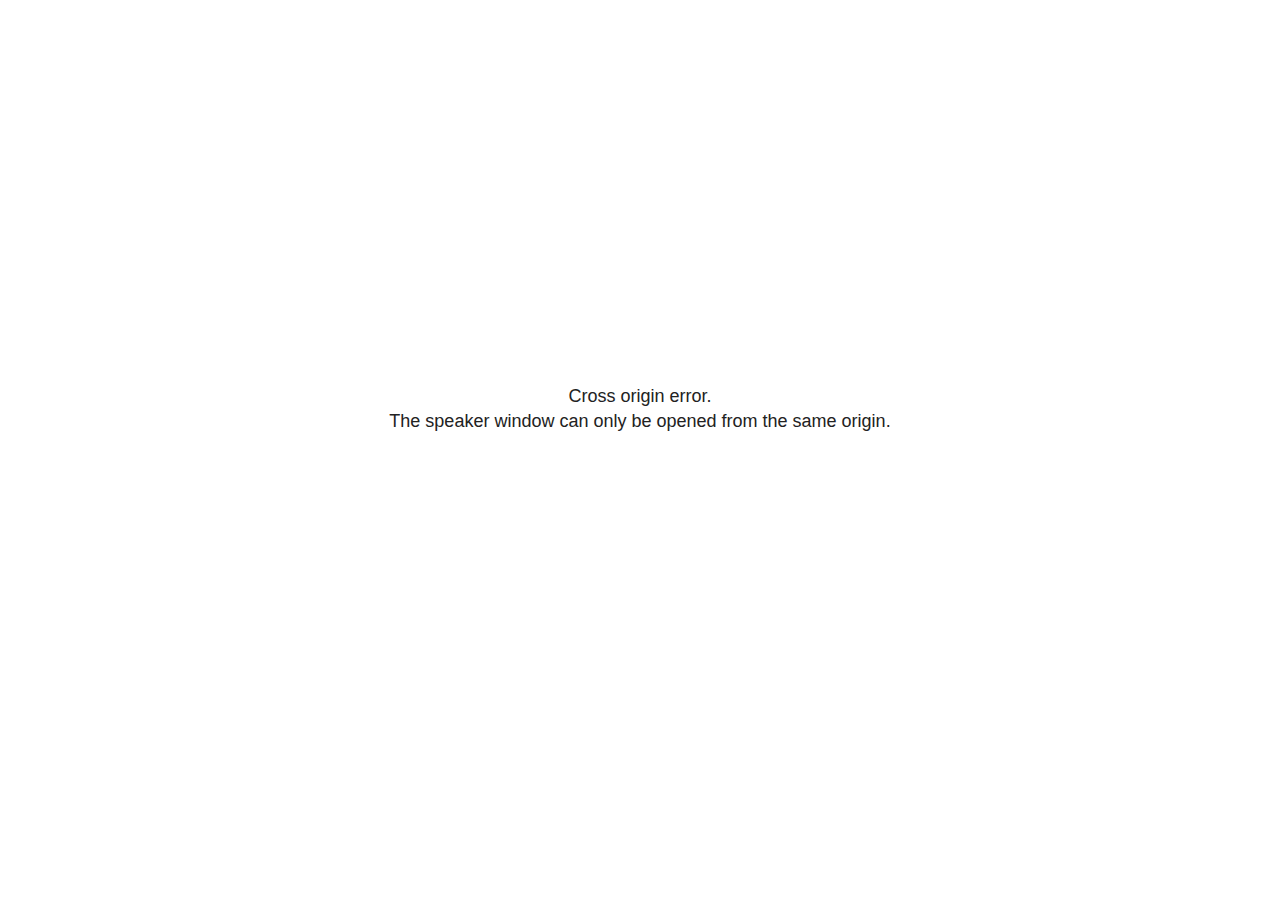
<file: site_libs/revealjs/plugin/notes/speaker-view.html>
<!--
	NOTE: You need to build the notes plugin after making changes to this file.
-->
<html lang="en">
	<head>
		<meta charset="utf-8">

		<title>reveal.js - Speaker View</title>

		<style>
			body {
				font-family: Helvetica;
				font-size: 18px;
			}

			#current-slide,
			#upcoming-slide,
			#speaker-controls {
				padding: 6px;
				box-sizing: border-box;
				-moz-box-sizing: border-box;
			}

			#current-slide iframe,
			#upcoming-slide iframe {
				width: 100%;
				height: 100%;
				border: 1px solid #ddd;
			}

			#current-slide .label,
			#upcoming-slide .label {
				position: absolute;
				top: 10px;
				left: 10px;
				z-index: 2;
			}

			#connection-status {
				position: absolute;
				top: 0;
				left: 0;
				width: 100%;
				height: 100%;
				z-index: 20;
				padding: 30% 20% 20% 20%;
				font-size: 18px;
				color: #222;
				background: #fff;
				text-align: center;
				box-sizing: border-box;
				line-height: 1.4;
			}

			.overlay-element {
				height: 34px;
				line-height: 34px;
				padding: 0 10px;
				text-shadow: none;
				background: rgba( 220, 220, 220, 0.8 );
				color: #222;
				font-size: 14px;
			}

			.overlay-element.interactive:hover {
				background: rgba( 220, 220, 220, 1 );
			}

			#current-slide {
				position: absolute;
				width: 60%;
				height: 100%;
				top: 0;
				left: 0;
				padding-right: 0;
			}

			#upcoming-slide {
				position: absolute;
				width: 40%;
				height: 40%;
				right: 0;
				top: 0;
			}

			/* Speaker controls */
			#speaker-controls {
				position: absolute;
				top: 40%;
				right: 0;
				width: 40%;
				height: 60%;
				overflow: auto;
				font-size: 18px;
			}

				.speaker-controls-time.hidden,
				.speaker-controls-notes.hidden {
					display: none;
				}

				.speaker-controls-time .label,
				.speaker-controls-pace .label,
				.speaker-controls-notes .label {
					text-transform: uppercase;
					font-weight: normal;
					font-size: 0.66em;
					color: #666;
					margin: 0;
				}

				.speaker-controls-time, .speaker-controls-pace {
					border-bottom: 1px solid rgba( 200, 200, 200, 0.5 );
					margin-bottom: 10px;
					padding: 10px 16px;
					padding-bottom: 20px;
					cursor: pointer;
				}

				.speaker-controls-time .reset-button {
					opacity: 0;
					float: right;
					color: #666;
					text-decoration: none;
				}
				.speaker-controls-time:hover .reset-button {
					opacity: 1;
				}

				.speaker-controls-time .timer,
				.speaker-controls-time .clock {
					width: 50%;
				}

				.speaker-controls-time .timer,
				.speaker-controls-time .clock,
				.speaker-controls-time .pacing .hours-value,
				.speaker-controls-time .pacing .minutes-value,
				.speaker-controls-time .pacing .seconds-value {
					font-size: 1.9em;
				}

				.speaker-controls-time .timer {
					float: left;
				}

				.speaker-controls-time .clock {
					float: right;
					text-align: right;
				}

				.speaker-controls-time span.mute {
					opacity: 0.3;
				}

				.speaker-controls-time .pacing-title {
					margin-top: 5px;
				}

				.speaker-controls-time .pacing.ahead {
					color: blue;
				}

				.speaker-controls-time .pacing.on-track {
					color: green;
				}

				.speaker-controls-time .pacing.behind {
					color: red;
				}

				.speaker-controls-notes {
					padding: 10px 16px;
				}

				.speaker-controls-notes .value {
					margin-top: 5px;
					line-height: 1.4;
					font-size: 1.2em;
				}

			/* Layout selector */
			#speaker-layout {
				position: absolute;
				top: 10px;
				right: 10px;
				color: #222;
				z-index: 10;
			}
				#speaker-layout select {
					position: absolute;
					width: 100%;
					height: 100%;
					top: 0;
					left: 0;
					border: 0;
					box-shadow: 0;
					cursor: pointer;
					opacity: 0;

					font-size: 1em;
					background-color: transparent;

					-moz-appearance: none;
					-webkit-appearance: none;
					-webkit-tap-highlight-color: rgba(0, 0, 0, 0);
				}

				#speaker-layout select:focus {
					outline: none;
					box-shadow: none;
				}

			.clear {
				clear: both;
			}

			/* Speaker layout: Wide */
			body[data-speaker-layout="wide"] #current-slide,
			body[data-speaker-layout="wide"] #upcoming-slide {
				width: 50%;
				height: 45%;
				padding: 6px;
			}

			body[data-speaker-layout="wide"] #current-slide {
				top: 0;
				left: 0;
			}

			body[data-speaker-layout="wide"] #upcoming-slide {
				top: 0;
				left: 50%;
			}

			body[data-speaker-layout="wide"] #speaker-controls {
				top: 45%;
				left: 0;
				width: 100%;
				height: 50%;
				font-size: 1.25em;
			}

			/* Speaker layout: Tall */
			body[data-speaker-layout="tall"] #current-slide,
			body[data-speaker-layout="tall"] #upcoming-slide {
				width: 45%;
				height: 50%;
				padding: 6px;
			}

			body[data-speaker-layout="tall"] #current-slide {
				top: 0;
				left: 0;
			}

			body[data-speaker-layout="tall"] #upcoming-slide {
				top: 50%;
				left: 0;
			}

			body[data-speaker-layout="tall"] #speaker-controls {
				padding-top: 40px;
				top: 0;
				left: 45%;
				width: 55%;
				height: 100%;
				font-size: 1.25em;
			}

			/* Speaker layout: Notes only */
			body[data-speaker-layout="notes-only"] #current-slide,
			body[data-speaker-layout="notes-only"] #upcoming-slide {
				display: none;
			}

			body[data-speaker-layout="notes-only"] #speaker-controls {
				padding-top: 40px;
				top: 0;
				left: 0;
				width: 100%;
				height: 100%;
				font-size: 1.25em;
			}

			@media screen and (max-width: 1080px) {
				body[data-speaker-layout="default"] #speaker-controls {
					font-size: 16px;
				}
			}

			@media screen and (max-width: 900px) {
				body[data-speaker-layout="default"] #speaker-controls {
					font-size: 14px;
				}
			}

			@media screen and (max-width: 800px) {
				body[data-speaker-layout="default"] #speaker-controls {
					font-size: 12px;
				}
			}

		</style>
	</head>

	<body>

		<div id="connection-status">Loading speaker view...</div>

		<div id="current-slide"></div>
		<div id="upcoming-slide"><span class="overlay-element label">Upcoming</span></div>
		<div id="speaker-controls">
			<div class="speaker-controls-time">
				<h4 class="label">Time <span class="reset-button">Click to Reset</span></h4>
				<div class="clock">
					<span class="clock-value">0:00 AM</span>
				</div>
				<div class="timer">
					<span class="hours-value">00</span><span class="minutes-value">:00</span><span class="seconds-value">:00</span>
				</div>
				<div class="clear"></div>

				<h4 class="label pacing-title" style="display: none">Pacing – Time to finish current slide</h4>
				<div class="pacing" style="display: none">
					<span class="hours-value">00</span><span class="minutes-value">:00</span><span class="seconds-value">:00</span>
				</div>
			</div>

			<div class="speaker-controls-notes hidden">
				<h4 class="label">Notes</h4>
				<div class="value"></div>
			</div>
		</div>
		<div id="speaker-layout" class="overlay-element interactive">
			<span class="speaker-layout-label"></span>
			<select class="speaker-layout-dropdown"></select>
		</div>

		<script>

			(function() {

				var notes,
					notesValue,
					currentState,
					currentSlide,
					upcomingSlide,
					layoutLabel,
					layoutDropdown,
					pendingCalls = {},
					lastRevealApiCallId = 0,
					connected = false

				var connectionStatus = document.querySelector( '#connection-status' );

				var SPEAKER_LAYOUTS = {
					'default': 'Default',
					'wide': 'Wide',
					'tall': 'Tall',
					'notes-only': 'Notes only'
				};

				setupLayout();

				let openerOrigin;

				try {
					openerOrigin = window.opener.location.origin;
				}
				catch ( error ) { console.warn( error ) }

				// In order to prevent XSS, the speaker view will only run if its
				// opener has the same origin as itself
				if( window.location.origin !== openerOrigin ) {
					connectionStatus.innerHTML = 'Cross origin error.<br>The speaker window can only be opened from the same origin.';
					return;
				}

				var connectionTimeout = setTimeout( function() {
					connectionStatus.innerHTML = 'Error connecting to main window.<br>Please try closing and reopening the speaker view.';
				}, 5000 );

				window.addEventListener( 'message', function( event ) {

					// Validate the origin of all messages to avoid parsing messages
					// that aren't meant for us. Ignore when running off file:// so
					// that the speaker view continues to work without a web server.
					if( window.location.origin !== event.origin && window.location.origin !== 'file://' ) {
						return
					}

					clearTimeout( connectionTimeout );
					connectionStatus.style.display = 'none';

					var data = JSON.parse( event.data );

					// The overview mode is only useful to the reveal.js instance
					// where navigation occurs so we don't sync it
					if( data.state ) delete data.state.overview;

					// Messages sent by the notes plugin inside of the main window
					if( data && data.namespace === 'reveal-notes' ) {
						if( data.type === 'connect' ) {
							handleConnectMessage( data );
						}
						else if( data.type === 'state' ) {
							handleStateMessage( data );
						}
						else if( data.type === 'return' ) {
							pendingCalls[data.callId](data.result);
							delete pendingCalls[data.callId];
						}
					}
					// Messages sent by the reveal.js inside of the current slide preview
					else if( data && data.namespace === 'reveal' ) {
						if( /ready/.test( data.eventName ) ) {
							// Send a message back to notify that the handshake is complete
							window.opener.postMessage( JSON.stringify({ namespace: 'reveal-notes', type: 'connected'} ), '*' );
						}
						else if( /slidechanged|fragmentshown|fragmenthidden|paused|resumed/.test( data.eventName ) && currentState !== JSON.stringify( data.state ) ) {

							dispatchStateToMainWindow( data.state );

						}
					}

				} );

				/**
				 * Updates the presentation in the main window to match the state
				 * of the presentation in the notes window.
				 */
				const dispatchStateToMainWindow = debounce(( state ) => {
					window.opener.postMessage( JSON.stringify({ method: 'setState', args: [ state ]} ), '*' );
				}, 500);

				/**
				 * Asynchronously calls the Reveal.js API of the main frame.
				 */
				function callRevealApi( methodName, methodArguments, callback ) {

					var callId = ++lastRevealApiCallId;
					pendingCalls[callId] = callback;
					window.opener.postMessage( JSON.stringify( {
						namespace: 'reveal-notes',
						type: 'call',
						callId: callId,
						methodName: methodName,
						arguments: methodArguments
					} ), '*' );

				}

				/**
				 * Called when the main window is trying to establish a
				 * connection.
				 */
				function handleConnectMessage( data ) {

					if( connected === false ) {
						connected = true;

						setupIframes( data );
						setupKeyboard();
						setupNotes();
						setupTimer();
						setupHeartbeat();
					}

				}

				/**
				 * Called when the main window sends an updated state.
				 */
				function handleStateMessage( data ) {

					// Store the most recently set state to avoid circular loops
					// applying the same state
					currentState = JSON.stringify( data.state );

					// No need for updating the notes in case of fragment changes
					if ( data.notes ) {
						notes.classList.remove( 'hidden' );
						notesValue.style.whiteSpace = data.whitespace;
						if( data.markdown ) {
							notesValue.innerHTML = marked( data.notes );
						}
						else {
							notesValue.innerHTML = data.notes;
						}
					}
					else {
						notes.classList.add( 'hidden' );
					}

					// Update the note slides
					currentSlide.contentWindow.postMessage( JSON.stringify({ method: 'setState', args: [ data.state ] }), '*' );
					upcomingSlide.contentWindow.postMessage( JSON.stringify({ method: 'setState', args: [ data.state ] }), '*' );
					upcomingSlide.contentWindow.postMessage( JSON.stringify({ method: 'next' }), '*' );

				}

				// Limit to max one state update per X ms
				handleStateMessage = debounce( handleStateMessage, 200 );

				/**
				 * Forward keyboard events to the current slide window.
				 * This enables keyboard events to work even if focus
				 * isn't set on the current slide iframe.
				 *
				 * Block F5 default handling, it reloads and disconnects
				 * the speaker notes window.
				 */
				function setupKeyboard() {

					document.addEventListener( 'keydown', function( event ) {
						if( event.keyCode === 116 || ( event.metaKey && event.keyCode === 82 ) ) {
							event.preventDefault();
							return false;
						}
						currentSlide.contentWindow.postMessage( JSON.stringify({ method: 'triggerKey', args: [ event.keyCode ] }), '*' );
					} );

				}

				/**
				 * Creates the preview iframes.
				 */
				function setupIframes( data ) {

					var params = [
						'receiver',
						'progress=false',
						'history=false',
						'transition=none',
						'autoSlide=0',
						'backgroundTransition=none'
					].join( '&' );

					var urlSeparator = /\?/.test(data.url) ? '&' : '?';
					var hash = '#/' + data.state.indexh + '/' + data.state.indexv;
					var currentURL = data.url + urlSeparator + params + '&scrollActivationWidth=false&postMessageEvents=true' + hash;
					var upcomingURL = data.url + urlSeparator + params + '&scrollActivationWidth=false&controls=false' + hash;

					currentSlide = document.createElement( 'iframe' );
					currentSlide.setAttribute( 'width', 1280 );
					currentSlide.setAttribute( 'height', 1024 );
					currentSlide.setAttribute( 'src', currentURL );
					document.querySelector( '#current-slide' ).appendChild( currentSlide );

					upcomingSlide = document.createElement( 'iframe' );
					upcomingSlide.setAttribute( 'width', 640 );
					upcomingSlide.setAttribute( 'height', 512 );
					upcomingSlide.setAttribute( 'src', upcomingURL );
					document.querySelector( '#upcoming-slide' ).appendChild( upcomingSlide );

				}

				/**
				 * Setup the notes UI.
				 */
				function setupNotes() {

					notes = document.querySelector( '.speaker-controls-notes' );
					notesValue = document.querySelector( '.speaker-controls-notes .value' );

				}

				/**
				 * We send out a heartbeat at all times to ensure we can
				 * reconnect with the main presentation window after reloads.
				 */
				function setupHeartbeat() {

					setInterval( () => {
						window.opener.postMessage( JSON.stringify({ namespace: 'reveal-notes', type: 'heartbeat'} ), '*' );
					}, 1000 );

				}

				function getTimings( callback ) {

					callRevealApi( 'getSlidesAttributes', [], function ( slideAttributes ) {
						callRevealApi( 'getConfig', [], function ( config ) {
							var totalTime = config.totalTime;
							var minTimePerSlide = config.minimumTimePerSlide || 0;
							var defaultTiming = config.defaultTiming;
							if ((defaultTiming == null) && (totalTime == null)) {
								callback(null);
								return;
							}
							// Setting totalTime overrides defaultTiming
							if (totalTime) {
								defaultTiming = 0;
							}
							var timings = [];
							for ( var i in slideAttributes ) {
								var slide = slideAttributes[ i ];
								var timing = defaultTiming;
								if( slide.hasOwnProperty( 'data-timing' )) {
									var t = slide[ 'data-timing' ];
									timing = parseInt(t);
									if( isNaN(timing) ) {
										console.warn("Could not parse timing '" + t + "' of slide " + i + "; using default of " + defaultTiming);
										timing = defaultTiming;
									}
								}
								timings.push(timing);
							}
							if ( totalTime ) {
								// After we've allocated time to individual slides, we summarize it and
								// subtract it from the total time
								var remainingTime = totalTime - timings.reduce( function(a, b) { return a + b; }, 0 );
								// The remaining time is divided by the number of slides that have 0 seconds
								// allocated at the moment, giving the average time-per-slide on the remaining slides
								var remainingSlides = (timings.filter( function(x) { return x == 0 }) ).length
								var timePerSlide = Math.round( remainingTime / remainingSlides, 0 )
								// And now we replace every zero-value timing with that average
								timings = timings.map( function(x) { return (x==0 ? timePerSlide : x) } );
							}
							var slidesUnderMinimum = timings.filter( function(x) { return (x < minTimePerSlide) } ).length
							if ( slidesUnderMinimum ) {
								message = "The pacing time for " + slidesUnderMinimum + " slide(s) is under the configured minimum of " + minTimePerSlide + " seconds. Check the data-timing attribute on individual slides, or consider increasing the totalTime or minimumTimePerSlide configuration options (or removing some slides).";
								alert(message);
							}
							callback( timings );
						} );
					} );

				}

				/**
				 * Return the number of seconds allocated for presenting
				 * all slides up to and including this one.
				 */
				function getTimeAllocated( timings, callback ) {

					callRevealApi( 'getSlidePastCount', [], function ( currentSlide ) {
						var allocated = 0;
						for (var i in timings.slice(0, currentSlide + 1)) {
							allocated += timings[i];
						}
						callback( allocated );
					} );

				}

				/**
				 * Create the timer and clock and start updating them
				 * at an interval.
				 */
				function setupTimer() {

					var start = new Date(),
					timeEl = document.querySelector( '.speaker-controls-time' ),
					clockEl = timeEl.querySelector( '.clock-value' ),
					hoursEl = timeEl.querySelector( '.hours-value' ),
					minutesEl = timeEl.querySelector( '.minutes-value' ),
					secondsEl = timeEl.querySelector( '.seconds-value' ),
					pacingTitleEl = timeEl.querySelector( '.pacing-title' ),
					pacingEl = timeEl.querySelector( '.pacing' ),
					pacingHoursEl = pacingEl.querySelector( '.hours-value' ),
					pacingMinutesEl = pacingEl.querySelector( '.minutes-value' ),
					pacingSecondsEl = pacingEl.querySelector( '.seconds-value' );

					var timings = null;
					getTimings( function ( _timings ) {

						timings = _timings;
						if (_timings !== null) {
							pacingTitleEl.style.removeProperty('display');
							pacingEl.style.removeProperty('display');
						}

						// Update once directly
						_updateTimer();

						// Then update every second
						setInterval( _updateTimer, 1000 );

					} );


					function _resetTimer() {

						if (timings == null) {
							start = new Date();
							_updateTimer();
						}
						else {
							// Reset timer to beginning of current slide
							getTimeAllocated( timings, function ( slideEndTimingSeconds ) {
								var slideEndTiming = slideEndTimingSeconds * 1000;
								callRevealApi( 'getSlidePastCount', [], function ( currentSlide ) {
									var currentSlideTiming = timings[currentSlide] * 1000;
									var previousSlidesTiming = slideEndTiming - currentSlideTiming;
									var now = new Date();
									start = new Date(now.getTime() - previousSlidesTiming);
									_updateTimer();
								} );
							} );
						}

					}

					timeEl.addEventListener( 'click', function() {
						_resetTimer();
						return false;
					} );

					function _displayTime( hrEl, minEl, secEl, time) {

						var sign = Math.sign(time) == -1 ? "-" : "";
						time = Math.abs(Math.round(time / 1000));
						var seconds = time % 60;
						var minutes = Math.floor( time / 60 ) % 60 ;
						var hours = Math.floor( time / ( 60 * 60 )) ;
						hrEl.innerHTML = sign + zeroPadInteger( hours );
						if (hours == 0) {
							hrEl.classList.add( 'mute' );
						}
						else {
							hrEl.classList.remove( 'mute' );
						}
						minEl.innerHTML = ':' + zeroPadInteger( minutes );
						if (hours == 0 && minutes == 0) {
							minEl.classList.add( 'mute' );
						}
						else {
							minEl.classList.remove( 'mute' );
						}
						secEl.innerHTML = ':' + zeroPadInteger( seconds );
					}

					function _updateTimer() {

						var diff, hours, minutes, seconds,
						now = new Date();

						diff = now.getTime() - start.getTime();

						clockEl.innerHTML = now.toLocaleTimeString( 'en-US', { hour12: true, hour: '2-digit', minute:'2-digit' } );
						_displayTime( hoursEl, minutesEl, secondsEl, diff );
						if (timings !== null) {
							_updatePacing(diff);
						}

					}

					function _updatePacing(diff) {

						getTimeAllocated( timings, function ( slideEndTimingSeconds ) {
							var slideEndTiming = slideEndTimingSeconds * 1000;

							callRevealApi( 'getSlidePastCount', [], function ( currentSlide ) {
								var currentSlideTiming = timings[currentSlide] * 1000;
								var timeLeftCurrentSlide = slideEndTiming - diff;
								if (timeLeftCurrentSlide < 0) {
									pacingEl.className = 'pacing behind';
								}
								else if (timeLeftCurrentSlide < currentSlideTiming) {
									pacingEl.className = 'pacing on-track';
								}
								else {
									pacingEl.className = 'pacing ahead';
								}
								_displayTime( pacingHoursEl, pacingMinutesEl, pacingSecondsEl, timeLeftCurrentSlide );
							} );
						} );
					}

				}

				/**
				 * Sets up the speaker view layout and layout selector.
				 */
				function setupLayout() {

					layoutDropdown = document.querySelector( '.speaker-layout-dropdown' );
					layoutLabel = document.querySelector( '.speaker-layout-label' );

					// Render the list of available layouts
					for( var id in SPEAKER_LAYOUTS ) {
						var option = document.createElement( 'option' );
						option.setAttribute( 'value', id );
						option.textContent = SPEAKER_LAYOUTS[ id ];
						layoutDropdown.appendChild( option );
					}

					// Monitor the dropdown for changes
					layoutDropdown.addEventListener( 'change', function( event ) {

						setLayout( layoutDropdown.value );

					}, false );

					// Restore any currently persisted layout
					setLayout( getLayout() );

				}

				/**
				 * Sets a new speaker view layout. The layout is persisted
				 * in local storage.
				 */
				function setLayout( value ) {

					var title = SPEAKER_LAYOUTS[ value ];

					layoutLabel.innerHTML = 'Layout' + ( title ? ( ': ' + title ) : '' );
					layoutDropdown.value = value;

					document.body.setAttribute( 'data-speaker-layout', value );

					// Persist locally
					if( supportsLocalStorage() ) {
						window.localStorage.setItem( 'reveal-speaker-layout', value );
					}

				}

				/**
				 * Returns the ID of the most recently set speaker layout
				 * or our default layout if none has been set.
				 */
				function getLayout() {

					if( supportsLocalStorage() ) {
						var layout = window.localStorage.getItem( 'reveal-speaker-layout' );
						if( layout ) {
							return layout;
						}
					}

					// Default to the first record in the layouts hash
					for( var id in SPEAKER_LAYOUTS ) {
						return id;
					}

				}

				function supportsLocalStorage() {

					try {
						localStorage.setItem('test', 'test');
						localStorage.removeItem('test');
						return true;
					}
					catch( e ) {
						return false;
					}

				}

				function zeroPadInteger( num ) {

					var str = '00' + parseInt( num );
					return str.substring( str.length - 2 );

				}

				/**
				 * Limits the frequency at which a function can be called.
				 */
				function debounce( fn, ms ) {

					var lastTime = 0,
						timeout;

					return function() {

						var args = arguments;
						var context = this;

						clearTimeout( timeout );

						var timeSinceLastCall = Date.now() - lastTime;
						if( timeSinceLastCall > ms ) {
							fn.apply( context, args );
							lastTime = Date.now();
						}
						else {
							timeout = setTimeout( function() {
								fn.apply( context, args );
								lastTime = Date.now();
							}, ms - timeSinceLastCall );
						}

					}

				}

			})();

		</script>
	</body>
</html>
</file>
<file: site_libs/quarto-html/tippy.css>
.tippy-box[data-animation=fade][data-state=hidden]{opacity:0}[data-tippy-root]{max-width:calc(100vw - 10px)}.tippy-box{position:relative;background-color:#333;color:#fff;border-radius:4px;font-size:14px;line-height:1.4;white-space:normal;outline:0;transition-property:transform,visibility,opacity}.tippy-box[data-placement^=top]>.tippy-arrow{bottom:0}.tippy-box[data-placement^=top]>.tippy-arrow:before{bottom:-7px;left:0;border-width:8px 8px 0;border-top-color:initial;transform-origin:center top}.tippy-box[data-placement^=bottom]>.tippy-arrow{top:0}.tippy-box[data-placement^=bottom]>.tippy-arrow:before{top:-7px;left:0;border-width:0 8px 8px;border-bottom-color:initial;transform-origin:center bottom}.tippy-box[data-placement^=left]>.tippy-arrow{right:0}.tippy-box[data-placement^=left]>.tippy-arrow:before{border-width:8px 0 8px 8px;border-left-color:initial;right:-7px;transform-origin:center left}.tippy-box[data-placement^=right]>.tippy-arrow{left:0}.tippy-box[data-placement^=right]>.tippy-arrow:before{left:-7px;border-width:8px 8px 8px 0;border-right-color:initial;transform-origin:center right}.tippy-box[data-inertia][data-state=visible]{transition-timing-function:cubic-bezier(.54,1.5,.38,1.11)}.tippy-arrow{width:16px;height:16px;color:#333}.tippy-arrow:before{content:"";position:absolute;border-color:transparent;border-style:solid}.tippy-content{position:relative;padding:5px 9px;z-index:1}
</file>
<file: site_libs/quarto-html/quarto-syntax-highlighting-2f5df379a58b258e96c21c0638c20c03.css>
/* quarto syntax highlight colors */
:root {
  --quarto-hl-ot-color: #003B4F;
  --quarto-hl-at-color: #657422;
  --quarto-hl-ss-color: #20794D;
  --quarto-hl-an-color: #5E5E5E;
  --quarto-hl-fu-color: #4758AB;
  --quarto-hl-st-color: #20794D;
  --quarto-hl-cf-color: #003B4F;
  --quarto-hl-op-color: #5E5E5E;
  --quarto-hl-er-color: #AD0000;
  --quarto-hl-bn-color: #AD0000;
  --quarto-hl-al-color: #AD0000;
  --quarto-hl-va-color: #111111;
  --quarto-hl-bu-color: inherit;
  --quarto-hl-ex-color: inherit;
  --quarto-hl-pp-color: #AD0000;
  --quarto-hl-in-color: #5E5E5E;
  --quarto-hl-vs-color: #20794D;
  --quarto-hl-wa-color: #5E5E5E;
  --quarto-hl-do-color: #5E5E5E;
  --quarto-hl-im-color: #00769E;
  --quarto-hl-ch-color: #20794D;
  --quarto-hl-dt-color: #AD0000;
  --quarto-hl-fl-color: #AD0000;
  --quarto-hl-co-color: #5E5E5E;
  --quarto-hl-cv-color: #5E5E5E;
  --quarto-hl-cn-color: #8f5902;
  --quarto-hl-sc-color: #5E5E5E;
  --quarto-hl-dv-color: #AD0000;
  --quarto-hl-kw-color: #003B4F;
}

/* other quarto variables */
:root {
  --quarto-font-monospace: SFMono-Regular, Menlo, Monaco, Consolas, "Liberation Mono", "Courier New", monospace;
}

pre > code.sourceCode > span {
  color: #003B4F;
}

code span {
  color: #003B4F;
}

code.sourceCode > span {
  color: #003B4F;
}

div.sourceCode,
div.sourceCode pre.sourceCode {
  color: #003B4F;
}

code span.ot {
  color: #003B4F;
  font-style: inherit;
}

code span.at {
  color: #657422;
  font-style: inherit;
}

code span.ss {
  color: #20794D;
  font-style: inherit;
}

code span.an {
  color: #5E5E5E;
  font-style: inherit;
}

code span.fu {
  color: #4758AB;
  font-style: inherit;
}

code span.st {
  color: #20794D;
  font-style: inherit;
}

code span.cf {
  color: #003B4F;
  font-weight: bold;
  font-style: inherit;
}

code span.op {
  color: #5E5E5E;
  font-style: inherit;
}

code span.er {
  color: #AD0000;
  font-style: inherit;
}

code span.bn {
  color: #AD0000;
  font-style: inherit;
}

code span.al {
  color: #AD0000;
  font-style: inherit;
}

code span.va {
  color: #111111;
  font-style: inherit;
}

code span.bu {
  font-style: inherit;
}

code span.ex {
  font-style: inherit;
}

code span.pp {
  color: #AD0000;
  font-style: inherit;
}

code span.in {
  color: #5E5E5E;
  font-style: inherit;
}

code span.vs {
  color: #20794D;
  font-style: inherit;
}

code span.wa {
  color: #5E5E5E;
  font-style: italic;
}

code span.do {
  color: #5E5E5E;
  font-style: italic;
}

code span.im {
  color: #00769E;
  font-style: inherit;
}

code span.ch {
  color: #20794D;
  font-style: inherit;
}

code span.dt {
  color: #AD0000;
  font-style: inherit;
}

code span.fl {
  color: #AD0000;
  font-style: inherit;
}

code span.co {
  color: #5E5E5E;
  font-style: inherit;
}

code span.cv {
  color: #5E5E5E;
  font-style: italic;
}

code span.cn {
  color: #8f5902;
  font-style: inherit;
}

code span.sc {
  color: #5E5E5E;
  font-style: inherit;
}

code span.dv {
  color: #AD0000;
  font-style: inherit;
}

code span.kw {
  color: #003B4F;
  font-weight: bold;
  font-style: inherit;
}

.prevent-inlining {
  content: "</";
}

/*# sourceMappingURL=35eb38a806ee71ea6d2563be2308c832.css.map */
</file>
